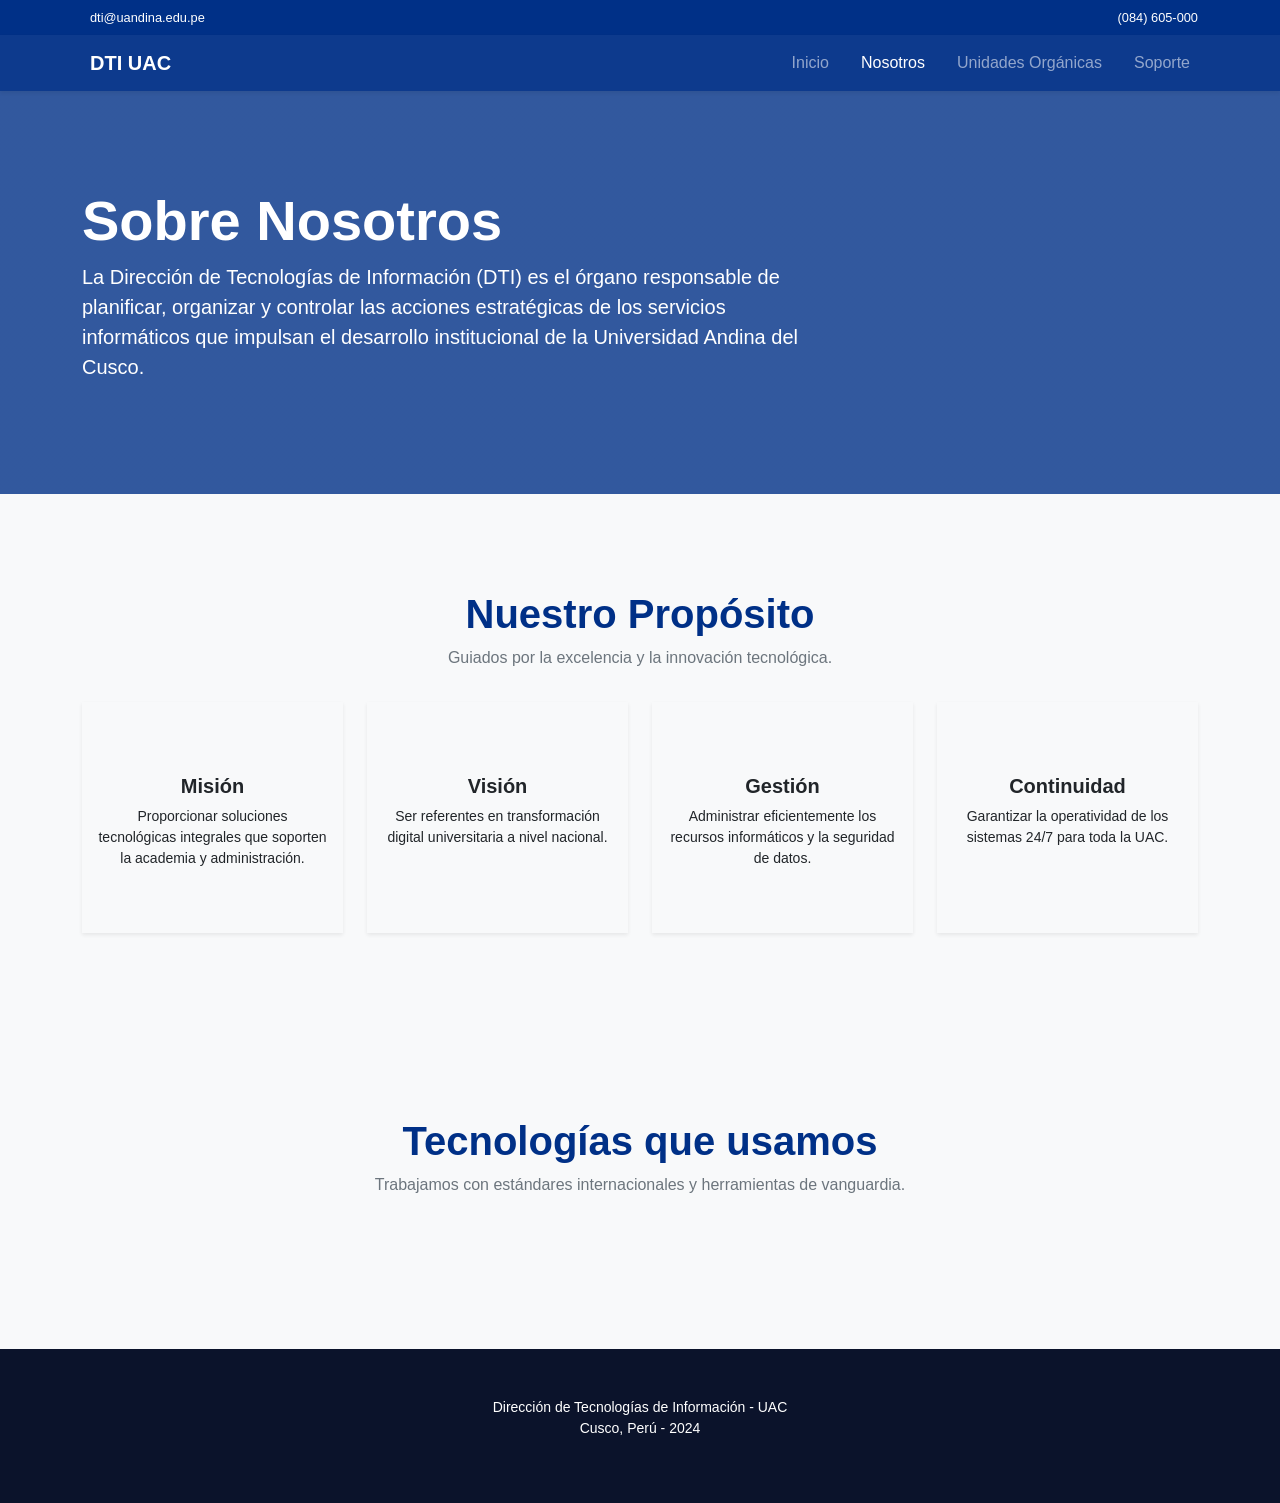
<file: nosotros.html>
<!DOCTYPE html>
<html lang="es">

<head>
    <title>Nosotros - DTI UAC</title>
    <meta charset="utf-8">
    <meta name="viewport" content="width=device-width, initial-scale=1">

    <!-- Bootstrap 5 y Estilos -->
    <link rel="stylesheet" href="assets/css/bootstrap.min.css">
    <link rel="stylesheet" href="assets/css/templatemo.css">
    <link rel="stylesheet" href="assets/css/custom.css">
    
    <!-- Lordicon -->
    <script src="https://cdn.lordicon.com/lordicon.js"></script>

    <style>
        :root {
            --azul-uac: #003087;
            --dorado: #c8a84b;
            --glass: rgba(255, 255, 255, 0.15);
        }

        body { font-family: 'Poppins', sans-serif; background-color: #f8f9fa; }

        /* Glassmorphism Effect */
        .glass-overlay {
            background: rgba(0, 48, 135, 0.85);
            backdrop-filter: blur(10px);
            -webkit-backdrop-filter: blur(10px);
            border-radius: 20px;
            border: 1px solid rgba(255, 255, 255, 0.2);
        }

        .navbar-main {
            background: rgba(0, 48, 135, 0.95) !important;
            backdrop-filter: blur(10px);
            position: sticky;
            top: 0;
            z-index: 1000;
        }

        .services-icon-wap:hover {
            background: #ffffff !important;
            transform: translateY(-10px);
            transition: 0.4s;
            box-shadow: 0 10px 30px rgba(0,0,0,0.1);
        }

        .brand-img { filter: grayscale(100%); opacity: 0.6; transition: 0.3s; }
        .brand-img:hover { filter: grayscale(0%); opacity: 1; }
    </style>
</head>

<body>
    <!-- Top Nav (Igual al index) -->
    <nav class="navbar navbar-expand-lg d-none d-lg-block text-white" style="background: var(--azul-uac); font-size: 0.8rem;">
        <div class="container d-flex justify-content-between">
            <div><i class="fa fa-envelope me-2"></i> dti@uandina.edu.pe</div>
            <div><i class="fa fa-phone me-2"></i> (084) 605-000</div>
        </div>
    </nav>

    <!-- Header / Navbar Principal -->
    <nav class="navbar navbar-expand-lg navbar-dark navbar-main shadow-sm">
        <div class="container">
            <a class="navbar-brand fw-bold" href="index.html">
                <i class="fas fa-microchip me-2" style="color: var(--dorado);"></i>DTI UAC
            </a>
            <button class="navbar-toggler" type="button" data-bs-toggle="collapse" data-bs-target="#navbarNav">
                <span class="navbar-toggler-icon"></span>
            </button>
            <div class="collapse navbar-collapse justify-content-end" id="navbarNav">
                <ul class="navbar-nav gap-3">
                    <li class="nav-item"><a class="nav-link" href="index.html">Inicio</a></li>
                    <li class="nav-item"><a class="nav-link active" href="nosotros.html">Nosotros</a></li>
                    <li class="nav-item"><a class="nav-link" href="unidades.html">Unidades Orgánicas</a></li>
                    <li class="nav-item"><a class="nav-link" href="soporte.html">Soporte</a></li>
                </ul>
            </div>
        </div>
    </nav>

    <!-- Banner "About Us" adaptado a la DTI -->
    <section class="py-5" style="background: linear-gradient(rgba(0,48,135,0.8), rgba(0,48,135,0.8)), url('https://images.unsplash.com/photo-1497366216548-37526070297c?q=80&w=2069') center/cover;">
        <div class="container">
            <div class="row align-items-center py-5">
                <div class="col-md-8 text-white">
                    <h1 class="display-4 fw-bold">Sobre Nosotros</h1>
                    <p class="lead">
                        La Dirección de Tecnologías de Información (DTI) es el órgano responsable de planificar, organizar y controlar las acciones estratégicas de los servicios informáticos que impulsan el desarrollo institucional de la Universidad Andina del Cusco.
                    </p>
                </div>
                <div class="col-md-4 text-center">
                    <lord-icon src="https://cdn.lordicon.com/nobciafz.json" trigger="loop" colors="primary:#ffffff,secondary:#c8a84b" style="width:200px;height:200px"></lord-icon>
                </div>
            </div>
        </div>
    </section>

    <!-- Sección de Propósito y Valores (Sección "Our Services" de la plantilla) -->
    <section class="container py-5">
        <div class="row text-center pt-5 pb-3">
            <div class="col-lg-6 m-auto">
                <h1 class="h1 fw-bold" style="color: var(--azul-uac);">Nuestro Propósito</h1>
                <p class="text-muted">Guiados por la excelencia y la innovación tecnológica.</p>
            </div>
        </div>
        <div class="row">
            <!-- Card 1: Misión -->
            <div class="col-md-6 col-lg-3 pb-5">
                <div class="h-100 py-5 services-icon-wap shadow-sm border-0 rounded-4 text-center">
                    <div class="h1"><lord-icon src="https://cdn.lordicon.com/hjgsuisq.json" trigger="hover" style="width:70px;height:70px"></lord-icon></div>
                    <h2 class="h5 mt-4 fw-bold">Misión</h2>
                    <p class="px-3 small">Proporcionar soluciones tecnológicas integrales que soporten la academia y administración.</p>
                </div>
            </div>

            <!-- Card 2: Visión -->
            <div class="col-md-6 col-lg-3 pb-5">
                <div class="h-100 py-5 services-icon-wap shadow-sm border-0 rounded-4 text-center">
                    <div class="h1"><lord-icon src="https://cdn.lordicon.com/miitfioz.json" trigger="hover" style="width:70px;height:70px"></lord-icon></div>
                    <h2 class="h5 mt-4 fw-bold">Visión</h2>
                    <p class="px-3 small">Ser referentes en transformación digital universitaria a nivel nacional.</p>
                </div>
            </div>

            <!-- Card 3: Calidad -->
            <div class="col-md-6 col-lg-3 pb-5">
                <div class="h-100 py-5 services-icon-wap shadow-sm border-0 rounded-4 text-center">
                    <div class="h1"><lord-icon src="https://cdn.lordicon.com/uwinunog.json" trigger="hover" style="width:70px;height:70px"></lord-icon></div>
                    <h2 class="h5 mt-4 fw-bold">Gestión</h2>
                    <p class="px-3 small">Administrar eficientemente los recursos informáticos y la seguridad de datos.</p>
                </div>
            </div>

            <!-- Card 4: Soporte -->
            <div class="col-md-6 col-lg-3 pb-5">
                <div class="h-100 py-5 services-icon-wap shadow-sm border-0 rounded-4 text-center">
                    <div class="h1"><lord-icon src="https://cdn.lordicon.com/vhyenxsy.json" trigger="hover" style="width:70px;height:70px"></lord-icon></div>
                    <h2 class="h5 mt-4 fw-bold">Continuidad</h2>
                    <p class="px-3 small">Garantizar la operatividad de los sistemas 24/7 para toda la UAC.</p>
                </div>
            </div>
        </div>
    </section>

    <!-- Sección de Alianzas / Tecnología (Sección "Our Brands" de la plantilla) -->
    <section class="bg-light py-5">
        <div class="container my-4">
            <div class="row text-center py-3">
                <div class="col-lg-6 m-auto">
                    <h1 class="h1 fw-bold" style="color: var(--azul-uac);">Tecnologías que usamos</h1>
                    <p class="text-muted">Trabajamos con estándares internacionales y herramientas de vanguardia.</p>
                </div>
                <div class="col-lg-9 m-auto">
                    <div class="row d-flex justify-content-center align-items-center gap-5">
                        <!-- Sustituye con logos reales o iconos representativos -->
                        <div class="col-2"><i class="fab fa-aws fa-3x brand-img"></i></div>
                        <div class="col-2"><i class="fab fa-google fa-3x brand-img"></i></div>
                        <div class="col-2"><i class="fab fa-microsoft fa-3x brand-img"></i></div>
                        <div class="col-2"><i class="fab fa-linux fa-3x brand-img"></i></div>
                        <div class="col-2"><i class="fab fa-docker fa-3x brand-img"></i></div>
                    </div>
                </div>
            </div>
        </div>
    </section>

    <!-- Footer (Consistente con el index) -->
    <footer class="py-5 text-white" style="background: #0b132b;">
        <div class="container text-center">
            <p class="small opacity-75 mb-0">Dirección de Tecnologías de Información - UAC</p>
            <p class="small opacity-50">Cusco, Perú - 2024</p>
        </div>
    </footer>

    <!-- Scripts -->
    <script src="https://cdn.jsdelivr.net/npm/bootstrap@5.3.0/dist/js/bootstrap.bundle.min.js"></script>
</body>

</html>
</file>
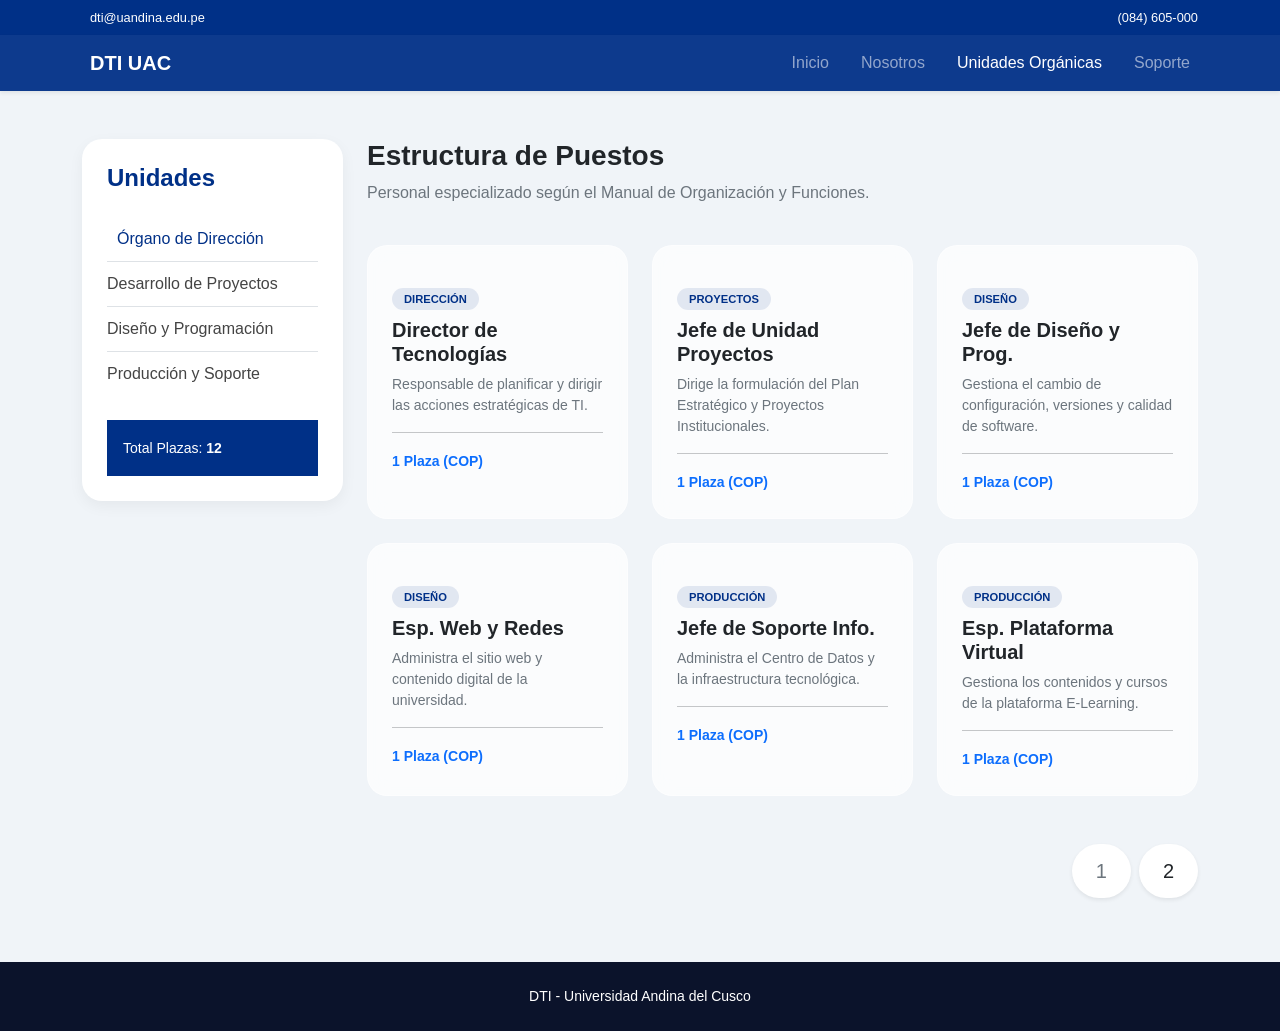
<file: unidades.html>
<!DOCTYPE html>
<html lang="es">

<head>
    <title>Unidades Orgánicas - DTI UAC</title>
    <meta charset="utf-8">
    <meta name="viewport" content="width=device-width, initial-scale=1">

    <!-- Bootstrap 5, Fuentes e Iconos -->
    <link rel="stylesheet" href="assets/css/bootstrap.min.css">
    <link rel="stylesheet" href="assets/css/templatemo.css">
    <link rel="stylesheet" href="assets/css/custom.css">
    
    <!-- Lordicon -->
    <script src="https://cdn.lordicon.com/lordicon.js"></script>

    <style>
        :root {
            --azul-uac: #003087;
            --dorado: #c8a84b;
            --glass-bg: rgba(255, 255, 255, 0.7);
        }

        body { font-family: 'Poppins', sans-serif; background-color: #f0f4f8; }

        .navbar-main {
            background: rgba(0, 48, 135, 0.95) !important;
            backdrop-filter: blur(10px);
            position: sticky; top: 0; z-index: 1000;
        }

        /* Glassmorphism para las tarjetas de puestos */
        .puesto-card {
            background: var(--glass-bg);
            backdrop-filter: blur(10px);
            border: 1px solid rgba(255, 255, 255, 0.4);
            border-radius: 20px;
            transition: 0.3s;
            overflow: hidden;
            height: 100%;
        }

        .puesto-card:hover {
            transform: translateY(-10px);
            box-shadow: 0 15px 30px rgba(0, 48, 135, 0.1);
        }

        .unidad-sidebar {
            background: white;
            border-radius: 20px;
            padding: 25px;
            box-shadow: 0 5px 15px rgba(0,0,0,0.05);
        }

        .unidad-link {
            color: #444;
            text-decoration: none;
            display: block;
            padding: 10px 0;
            transition: 0.3s;
            font-weight: 500;
        }

        .unidad-link:hover, .unidad-link.active {
            color: var(--azul-uac);
            padding-left: 10px;
        }

        .badge-puesto {
            background: rgba(0, 48, 135, 0.1);
            color: var(--azul-uac);
            font-size: 0.7rem;
            padding: 5px 12px;
            border-radius: 50px;
            font-weight: 600;
        }
    </style>
</head>

<body>
    <!-- Top Nav -->
    <nav class="navbar navbar-expand-lg d-none d-lg-block text-white" style="background: var(--azul-uac); font-size: 0.8rem;">
        <div class="container d-flex justify-content-between">
            <div><i class="fa fa-envelope me-2"></i> dti@uandina.edu.pe</div>
            <div><i class="fa fa-phone me-2"></i> (084) 605-000</div>
        </div>
    </nav>

    <!-- Navbar Principal -->
    <nav class="navbar navbar-expand-lg navbar-dark navbar-main shadow-sm">
        <div class="container">
            <a class="navbar-brand fw-bold" href="index.html">
                <i class="fas fa-microchip me-2" style="color: var(--dorado);"></i>DTI UAC
            </a>
            <div class="collapse navbar-collapse justify-content-end" id="navbarNav">
                <ul class="navbar-nav gap-3">
                    <li class="nav-item"><a class="nav-link" href="index.html">Inicio</a></li>
                    <li class="nav-item"><a class="nav-link" href="nosotros.html">Nosotros</a></li>
                    <li class="nav-item"><a class="nav-link active" href="unidades.html">Unidades Orgánicas</a></li>
                    <li class="nav-item"><a class="nav-link" href="soporte.html">Soporte</a></li>
                </ul>
            </div>
        </div>
    </nav>

    <!-- Contenido Principal -->
    <div class="container py-5">
        <div class="row">

            <!-- Sidebar (Categorías de Unidades del MOF) -->
            <div class="col-lg-3 mb-4">
                <div class="unidad-sidebar">
                    <h4 class="fw-bold mb-4" style="color: var(--azul-uac);">Unidades</h4>
                    <ul class="list-unstyled">
                        <li><a href="#" class="unidad-link active border-bottom">Órgano de Dirección</a></li>
                        <li><a href="#" class="unidad-link border-bottom">Desarrollo de Proyectos</a></li>
                        <li><a href="#" class="unidad-link border-bottom">Diseño y Programación</a></li>
                        <li><a href="#" class="unidad-link">Producción y Soporte</a></li>
                    </ul>
                    <div class="mt-4 p-3 rounded-4" style="background: var(--azul-uac); color: white;">
                        <small>Total Plazas: <strong>12</strong></small>
                    </div>
                </div>
            </div>

            <!-- Listado de Puestos (Grid de Productos adaptado) -->
            <div class="col-lg-9">
                <div class="row mb-4">
                    <div class="col-md-12">
                        <h3 class="fw-bold">Estructura de Puestos</h3>
                        <p class="text-muted">Personal especializado según el Manual de Organización y Funciones.</p>
                    </div>
                </div>

                <div class="row g-4">
                    <!-- Puesto 1: Director -->
                    <div class="col-md-6 col-lg-4">
                        <div class="puesto-card p-4">
                            <div class="text-center mb-3">
                                <lord-icon src="https://cdn.lordicon.com/dxjqoygy.json" trigger="hover" style="width:70px;height:70px"></lord-icon>
                            </div>
                            <span class="badge-puesto">DIRECCIÓN</span>
                            <h5 class="fw-bold mt-2">Director de Tecnologías</h5>
                            <p class="small text-muted">Responsable de planificar y dirigir las acciones estratégicas de TI.</p>
                            <hr>
                            <small class="text-primary fw-bold">1 Plaza (COP)</small>
                        </div>
                    </div>

                    <!-- Puesto 2: Desarrollo -->
                    <div class="col-md-6 col-lg-4">
                        <div class="puesto-card p-4">
                            <div class="text-center mb-3">
                                <lord-icon src="https://cdn.lordicon.com/fpipqvgu.json" trigger="hover" style="width:70px;height:70px"></lord-icon>
                            </div>
                            <span class="badge-puesto">PROYECTOS</span>
                            <h5 class="fw-bold mt-2">Jefe de Unidad Proyectos</h5>
                            <p class="small text-muted">Dirige la formulación del Plan Estratégico y Proyectos Institucionales.</p>
                            <hr>
                            <small class="text-primary fw-bold">1 Plaza (COP)</small>
                        </div>
                    </div>

                    <!-- Puesto 3: Diseño -->
                    <div class="col-md-6 col-lg-4">
                        <div class="puesto-card p-4">
                            <div class="text-center mb-3">
                                <lord-icon src="https://cdn.lordicon.com/qhgubeis.json" trigger="hover" style="width:70px;height:70px"></lord-icon>
                            </div>
                            <span class="badge-puesto">DISEÑO</span>
                            <h5 class="fw-bold mt-2">Jefe de Diseño y Prog.</h5>
                            <p class="small text-muted">Gestiona el cambio de configuración, versiones y calidad de software.</p>
                            <hr>
                            <small class="text-primary fw-bold">1 Plaza (COP)</small>
                        </div>
                    </div>

                    <!-- Puesto 4: Especialista Web -->
                    <div class="col-md-6 col-lg-4">
                        <div class="puesto-card p-4">
                            <div class="text-center mb-3">
                                <lord-icon src="https://cdn.lordicon.com/vhyenxsy.json" trigger="hover" style="width:70px;height:70px"></lord-icon>
                            </div>
                            <span class="badge-puesto">DISEÑO</span>
                            <h5 class="fw-bold mt-2">Esp. Web y Redes</h5>
                            <p class="small text-muted">Administra el sitio web y contenido digital de la universidad.</p>
                            <hr>
                            <small class="text-primary fw-bold">1 Plaza (COP)</small>
                        </div>
                    </div>

                    <!-- Puesto 5: Soporte -->
                    <div class="col-md-6 col-lg-4">
                        <div class="puesto-card p-4">
                            <div class="text-center mb-3">
                                <lord-icon src="https://cdn.lordicon.com/bbnkwdur.json" trigger="hover" style="width:70px;height:70px"></lord-icon>
                            </div>
                            <span class="badge-puesto">PRODUCCIÓN</span>
                            <h5 class="fw-bold mt-2">Jefe de Soporte Info.</h5>
                            <p class="small text-muted">Administra el Centro de Datos y la infraestructura tecnológica.</p>
                            <hr>
                            <small class="text-primary fw-bold">1 Plaza (COP)</small>
                        </div>
                    </div>

                    <!-- Puesto 6: E-Learning -->
                    <div class="col-md-6 col-lg-4">
                        <div class="puesto-card p-4">
                            <div class="text-center mb-3">
                                <lord-icon src="https://cdn.lordicon.com/hjgsuisq.json" trigger="hover" style="width:70px;height:70px"></lord-icon>
                            </div>
                            <span class="badge-puesto">PRODUCCIÓN</span>
                            <h5 class="fw-bold mt-2">Esp. Plataforma Virtual</h5>
                            <p class="small text-muted">Gestiona los contenidos y cursos de la plataforma E-Learning.</p>
                            <hr>
                            <small class="text-primary fw-bold">1 Plaza (COP)</small>
                        </div>
                    </div>
                </div>

                <!-- Paginación Institucional -->
                <div class="row mt-5">
                    <ul class="pagination pagination-lg justify-content-end">
                        <li class="page-item disabled">
                            <a class="page-link active rounded-pill px-4 shadow-sm border-0" href="#">1</a>
                        </li>
                        <li class="page-item">
                            <a class="page-link rounded-pill px-4 shadow-sm border-0 ms-2 text-dark" href="#">2</a>
                        </li>
                    </ul>
                </div>
            </div>

        </div>
    </div>

    <!-- Footer -->
    <footer class="py-4 text-white" style="background: #0b132b;">
        <div class="container text-center">
            <p class="small opacity-75 mb-0">DTI - Universidad Andina del Cusco</p>
        </div>
    </footer>

    <!-- Scripts -->
    <script src="https://cdn.jsdelivr.net/npm/bootstrap@5.3.0/dist/js/bootstrap.bundle.min.js"></script>
</body>

</html>
</file>
<file: assets/css/templatemo.css>
/*

TemplateMo 559 Zay Shop

https://templatemo.com/tm-559-zay-shop

---------------------------------------------
Table of contents
------------------------------------------------
1. Typography
2. General
3. Nav
4. Hero Carousel
5. Accordion
6. Shop
7. Product
8. Carousel Hero
9. Carousel Brand
10. Services
11. Contact map
12. Footer
13. Small devices (landscape phones, 576px and up)
14. Medium devices (tablets, 768px and up)
15. Large devices (desktops, 992px and up)
16. Extra large devices (large desktops, 1200px and up)
--------------------------------------------- */




.product-wap .card {
  border: none;
  border-radius: 0;
}
.product-wap .card-img-overlay {
  background: rgba(0,0,0,.2);
  visibility: hidden;
  opacity: 0;
  transition: .3s;
}
.product-wap:hover .card-img-overlay {
  visibility: visible;
  opacity: 1;
}
</file>
<file: assets/css/custom.css>
/*
Custom Css
*/
/* Colores Institucionales UAC */
:root {
    --uac-blue: #003087;
    --uac-gold: #c8a84b;
    --glass-bg: rgba(255, 255, 255, 0.15);
    --glass-border: rgba(255, 255, 255, 0.25);
}

/* Efecto Glassmorphism */
.glass-card {
    background: rgba(255, 255, 255, 0.8);
    backdrop-filter: blur(10px);
    -webkit-backdrop-filter: blur(10px);
    border: 1px solid var(--glass-border);
    border-radius: 20px;
    transition: all 0.3s ease;
}

.glass-card:hover {
    transform: translateY(-10px);
    box-shadow: 0 15px 35px rgba(0, 48, 135, 0.2);
}

/* Ajustes Generales */
body {
    font-family: 'Poppins', sans-serif !important;
}

.text-uac { color: var(--uac-blue) !important; }
.bg-uac { background-color: var(--uac-blue) !important; }
.btn-uac {
    background-color: var(--uac-gold);
    color: white;
    border-radius: 50px;
    padding: 10px 25px;
    border: none;
}
</file>
